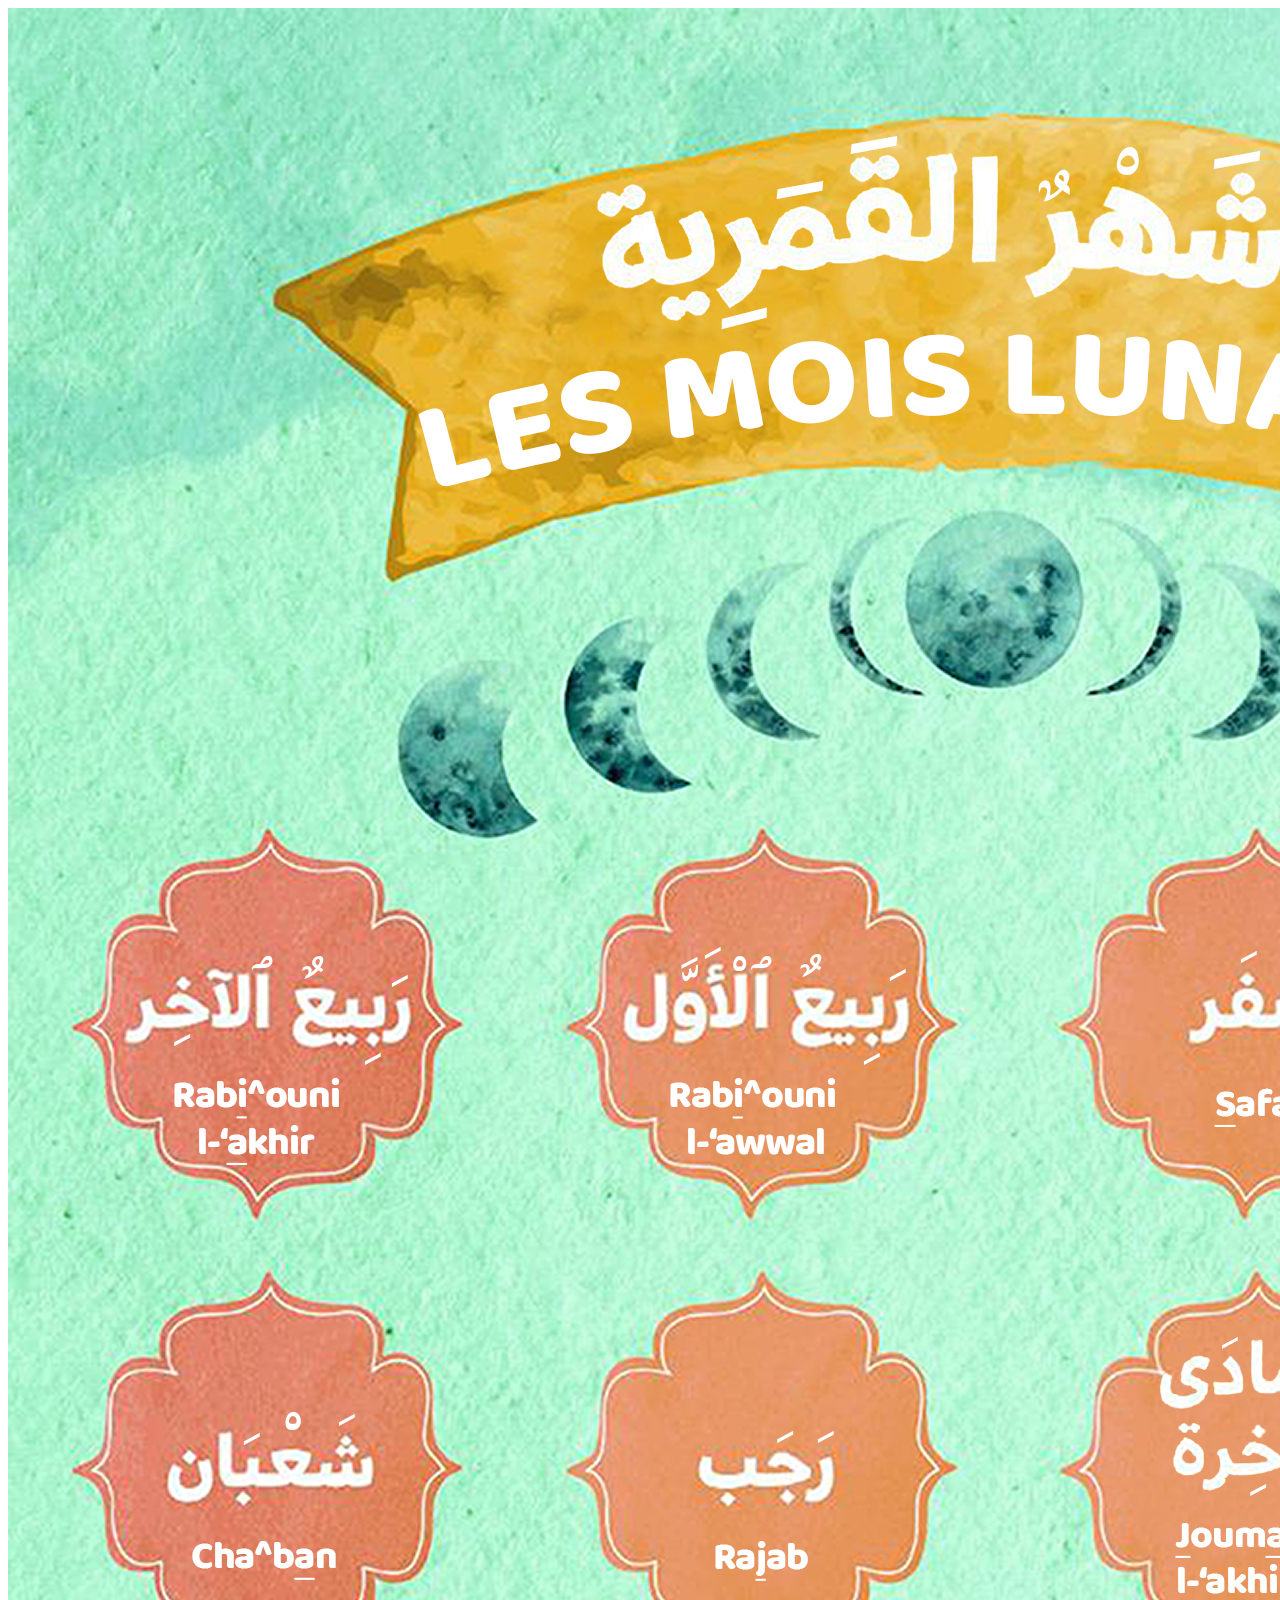
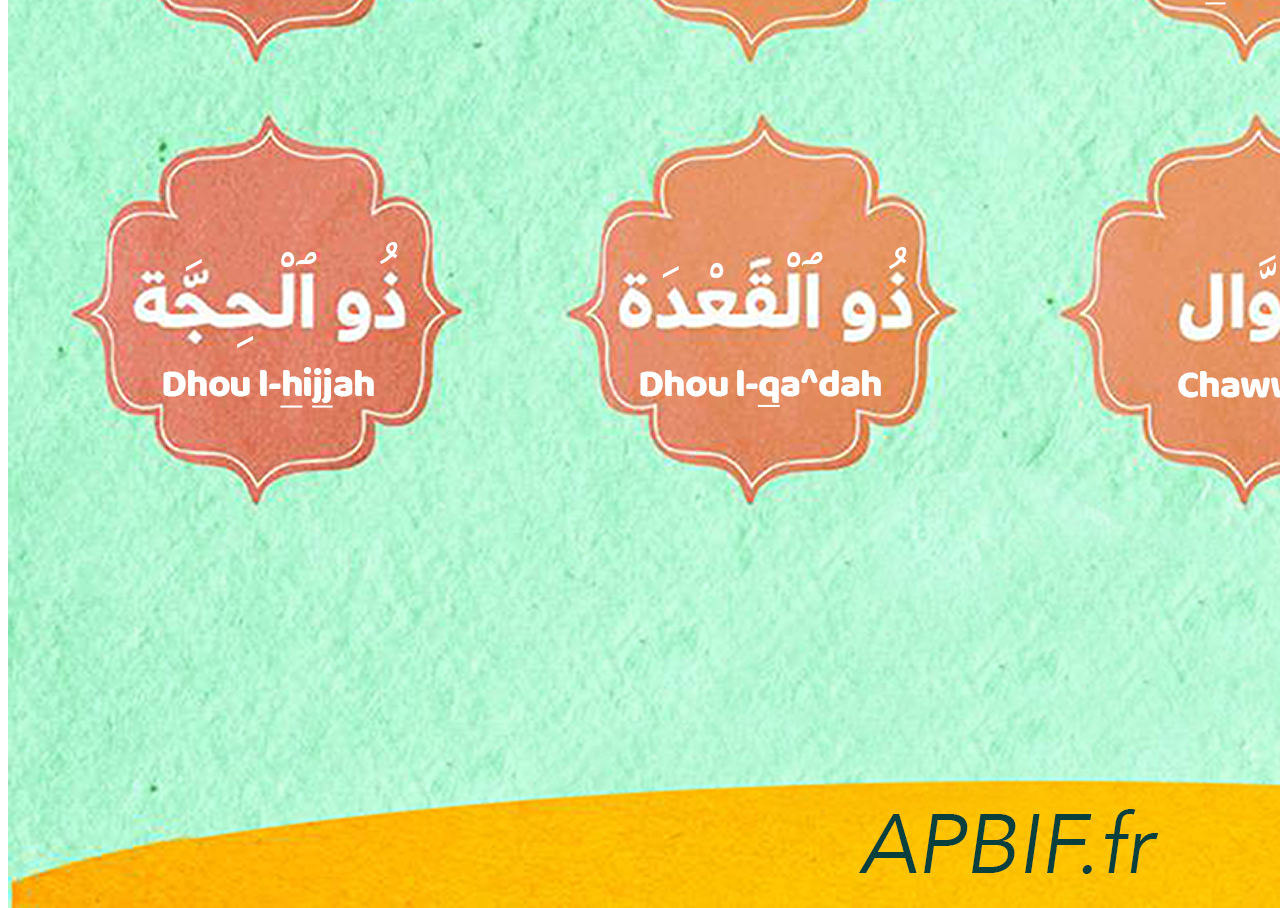
<file: index.html>
<!DOCTYPE html>
<html>
<link rel="stylesheet" href="mystyle.css">
<head>
    <title>Mois Lunaires</title>
</head>
<body>
<div>
    <img src="media/pictures/mois.jpg"/>
    <div id="01" class="line" style="top: 820px">
        <div class="square" onclick="play('04_audio')"></div>
        <div class="square" onclick="play('03_audio')"></div>
        <div class="square" onclick="play('02_audio')"></div>
        <div class="square" onclick="play('01_audio')"></div>
    </div>
    <div id="02" class="line" style="top: 870px">
        <div class="square" onclick="play('08_audio')"></div>
        <div class="square" onclick="play('07_audio')"></div>
        <div class="square" onclick="play('06_audio')"></div>
        <div class="square" onclick="play('05_audio')"></div>
    </div>
    <div id="03" class="line" style="top: 920px">
        <div class="square" onclick="play('12_audio')"></div>
        <div class="square" onclick="play('11_audio')"></div>
        <div class="square" onclick="play('10_audio')"></div>
        <div class="square" onclick="play('09_audio')"></div>
    </div>
</div>
    <audio id="01_audio" src="media/audio/01.mp3"></audio>
    <audio id="02_audio" src="media/audio/02.mp3"></audio>
    <audio id="03_audio" src="media/audio/03.mp3"></audio>
    <audio id="04_audio" src="media/audio/04.mp3"></audio>
    <audio id="05_audio" src="media/audio/05.mp3"></audio>
    <audio id="06_audio" src="media/audio/06.mp3"></audio>
    <audio id="07_audio" src="media/audio/07.mp3"></audio>
    <audio id="08_audio" src="media/audio/08.mp3"></audio>
    <audio id="09_audio" src="media/audio/09.mp3"></audio>
    <audio id="10_audio" src="media/audio/10.mp3"></audio>
    <audio id="11_audio" src="media/audio/11.mp3"></audio>
    <audio id="12_audio" src="media/audio/12.mp3"></audio>
</body>
<script>
    var audio;
    function play(audioId) {
        if (audio != null) {
            audio.pause();
        };
        audio = document.getElementById(audioId);
        audio.play();
    }
</script>
</html>
</file>
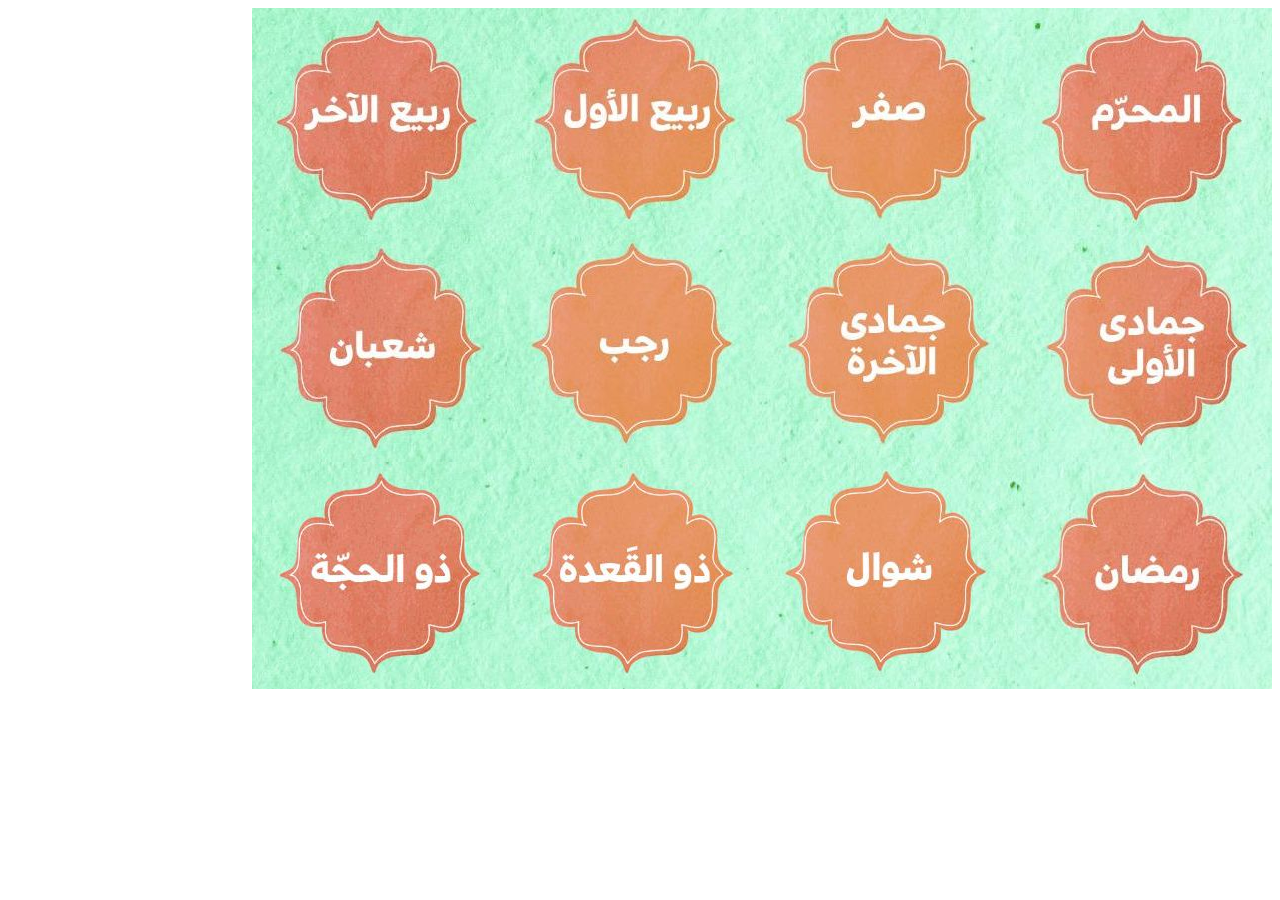
<file: months/index.html>
<!DOCTYPE html>
<html>
<link rel="stylesheet" href="style/style.css">
<head>
    <title>Mois Lunaires</title>
</head>
<body>
    <div class="wrapper">
        <img id="01" src="media/pictures/01.png" onclick="play('01_audio')"/>
        <img id="02" src="media/pictures/02.png" onclick="play('02_audio')"/>
        <img id="03" src="media/pictures/03.png" onclick="play('03_audio')"/>
        <img id="04" src="media/pictures/04.png" onclick="play('04_audio')"/>
        <img id="05" src="media/pictures/05.png" onclick="play('05_audio')"/>
        <img id="06" src="media/pictures/06.png" onclick="play('06_audio')"/>
        <img id="07" src="media/pictures/07.png" onclick="play('07_audio')"/>
        <img id="08" src="media/pictures/08.png" onclick="play('08_audio')"/>
        <img id="09" src="media/pictures/09.png" onclick="play('09_audio')"/>
        <img id="10" src="media/pictures/10.png" onclick="play('10_audio')"/>
        <img id="11" src="media/pictures/11.png" onclick="play('11_audio')"/>
        <img id="12" src="media/pictures/12.png" onclick="play('12_audio')"/>
    </div>
    <audio id="01_audio" src="media/audio/01.m4a"></audio>
    <audio id="02_audio" src="media/audio/02.m4a"></audio>
    <audio id="03_audio" src="media/audio/03.m4a"></audio>
    <audio id="04_audio" src="media/audio/04.m4a"></audio>
    <audio id="05_audio" src="media/audio/05.m4a"></audio>
    <audio id="06_audio" src="media/audio/06.m4a"></audio>
    <audio id="07_audio" src="media/audio/07.m4a"></audio>
    <audio id="08_audio" src="media/audio/08.m4a"></audio>
    <audio id="09_audio" src="media/audio/09.m4a"></audio>
    <audio id="10_audio" src="media/audio/10.m4a"></audio>
    <audio id="11_audio" src="media/audio/11.m4a"></audio>
    <audio id="12_audio" src="media/audio/12.m4a"></audio>
</body>
<script>
    var audio;
    function play(audioId) {
        if (audio != null) {
            audio.pause();
        };
        audio = document.getElementById(audioId);
        audio.play();
    }
</script>
</html>
</file>
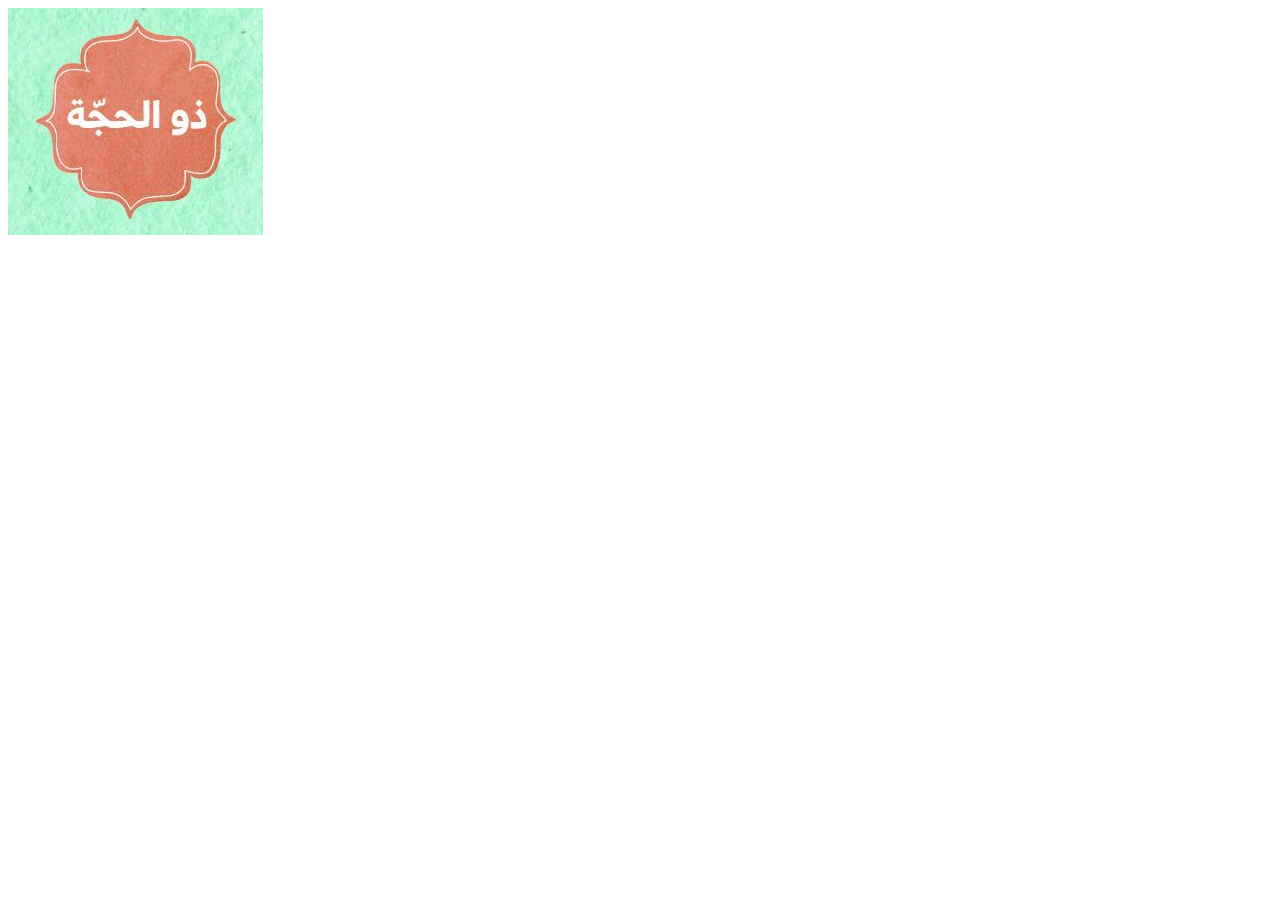
<file: months.html>
<!DOCTYPE html>
<html>
<link rel="stylesheet" href="mystyle.css">
<head>
    <title>Mois Lunaires</title>
</head>
<body>
    <div class="wrapper">
        <img id="01" src="media/pictures/01.png" onclick="play('01_audio')"/>
        <img id="02" src="media/pictures/02.png" onclick="play('02_audio')"/>
        <img id="03" src="media/pictures/03.png" onclick="play('03_audio')"/>
        <img id="04" src="media/pictures/04.png" onclick="play('04_audio')"/>
        <img id="05" src="media/pictures/05.png" onclick="play('05_audio')"/>
        <img id="06" src="media/pictures/06.png" onclick="play('06_audio')"/>
        <img id="07" src="media/pictures/07.png" onclick="play('07_audio')"/>
        <img id="08" src="media/pictures/08.png" onclick="play('08_audio')"/>
        <img id="09" src="media/pictures/09.png" onclick="play('09_audio')"/>
        <img id="10" src="media/pictures/10.png" onclick="play('10_audio')"/>
        <img id="11" src="media/pictures/11.png" onclick="play('11_audio')"/>
        <img id="12" src="media/pictures/12.png" onclick="play('12_audio')"/>
    </div>
    <audio id="01_audio" src="media/audio/01.m4a"></audio>
    <audio id="02_audio" src="media/audio/02.m4a"></audio>
    <audio id="03_audio" src="media/audio/03.m4a"></audio>
    <audio id="04_audio" src="media/audio/04.m4a"></audio>
    <audio id="05_audio" src="media/audio/05.m4a"></audio>
    <audio id="06_audio" src="media/audio/06.m4a"></audio>
    <audio id="07_audio" src="media/audio/07.m4a"></audio>
    <audio id="08_audio" src="media/audio/08.m4a"></audio>
    <audio id="09_audio" src="media/audio/09.m4a"></audio>
    <audio id="10_audio" src="media/audio/10.m4a"></audio>
    <audio id="11_audio" src="media/audio/11.m4a"></audio>
    <audio id="12_audio" src="media/audio/12.m4a"></audio>
</body>
<script>
    var audio;
    function play(audioId) {
        if (audio != null) {
            audio.pause();
        };
        audio = document.getElementById(audioId);
        audio.play();
    }
</script>
</html>
</file>
<file: mystyle.css>
.wrapper {
    z-index: 1;
    position: relative;
}
img {
    z-index: 2;
    position: absolute;
}
.line {
    position: relative;
    z-index: 3;
    min-height: 394px;
    max-height: 394px;
    min-width: 2000px;
    max-width: 2000px;
}
.square {
    display:inline-block;
    position: relative;
    z-index: 4;
    min-height: 394px;
    max-height: 394px;
    min-width: 495px;
    max-width: 495px;
}
#01 {
    top: 820px;
}
#02 {
    top: 1262px;
}
#03 {
    top: 1702px;
}
</file>
<file: months/style/style.css>
.wrapper {
    display: flex;
    flex-wrap: wrap;
    flex-direction: row-reverse;
}
</file>
